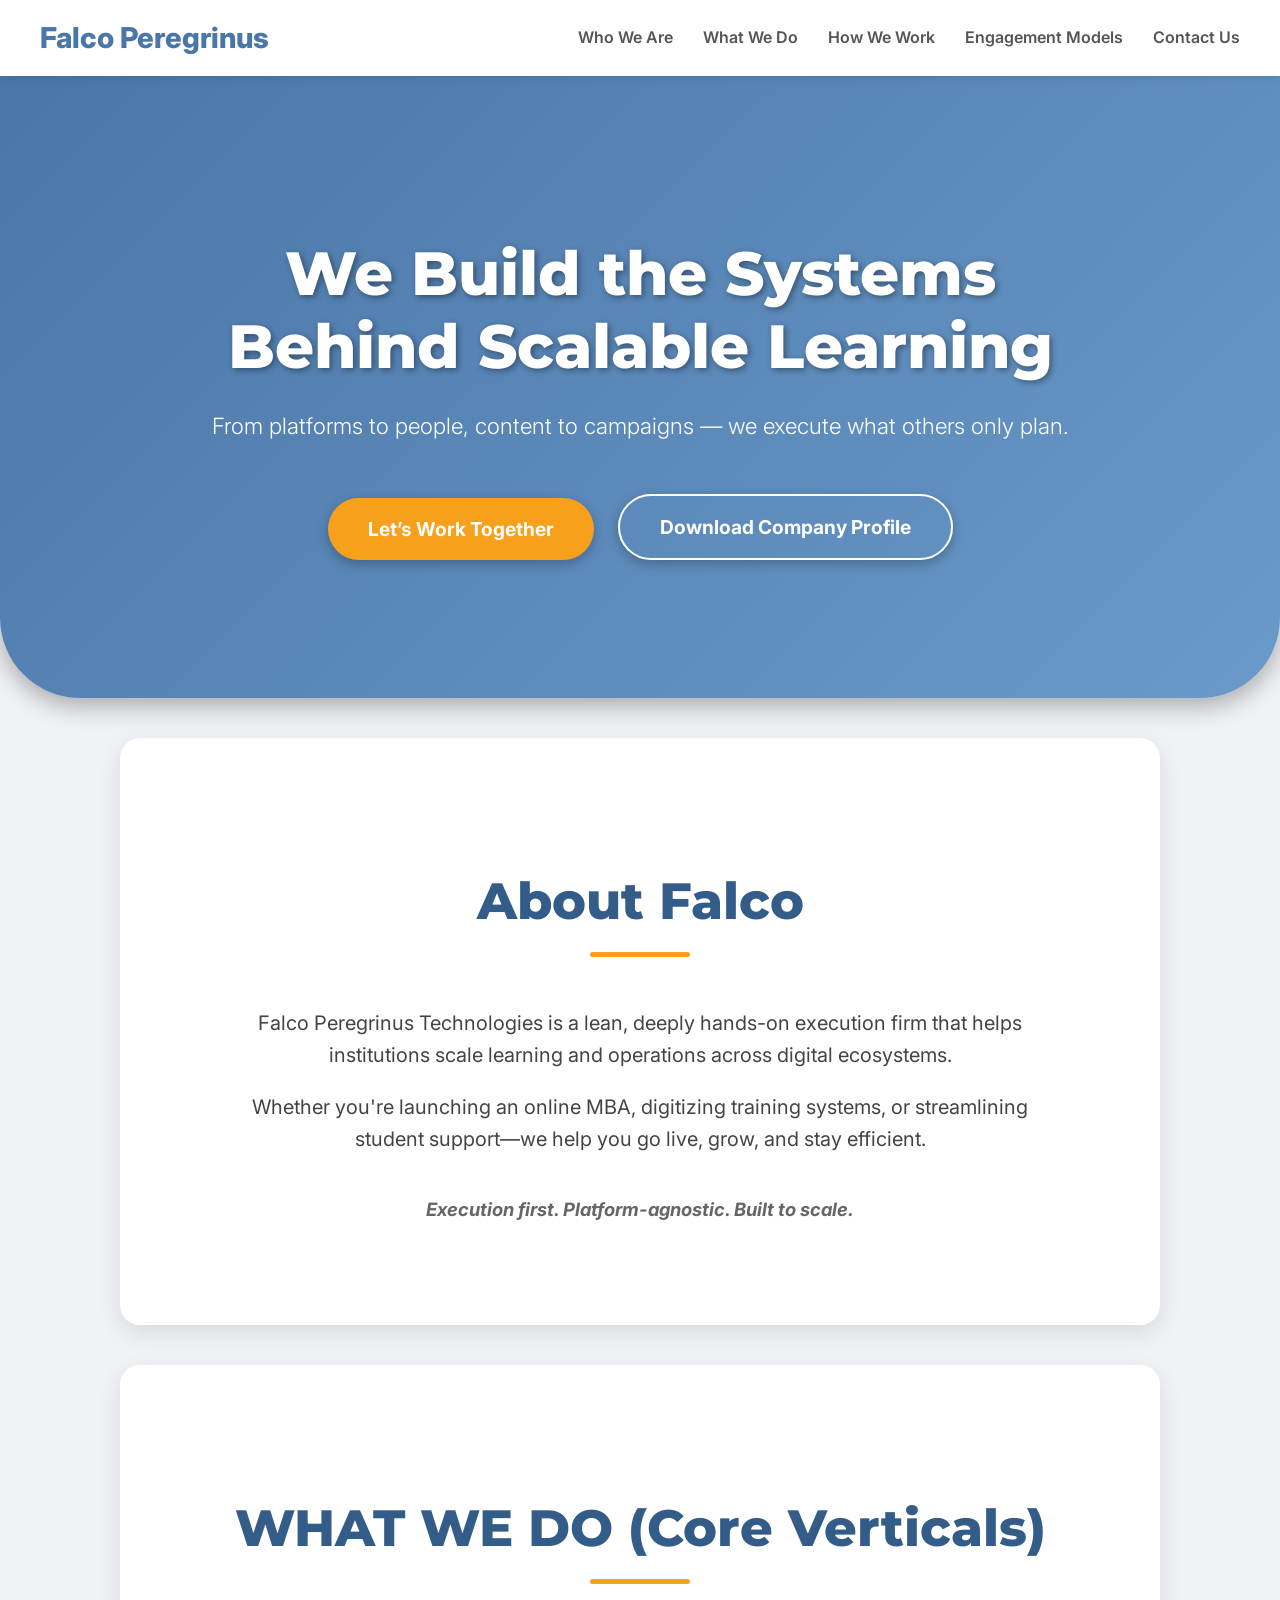
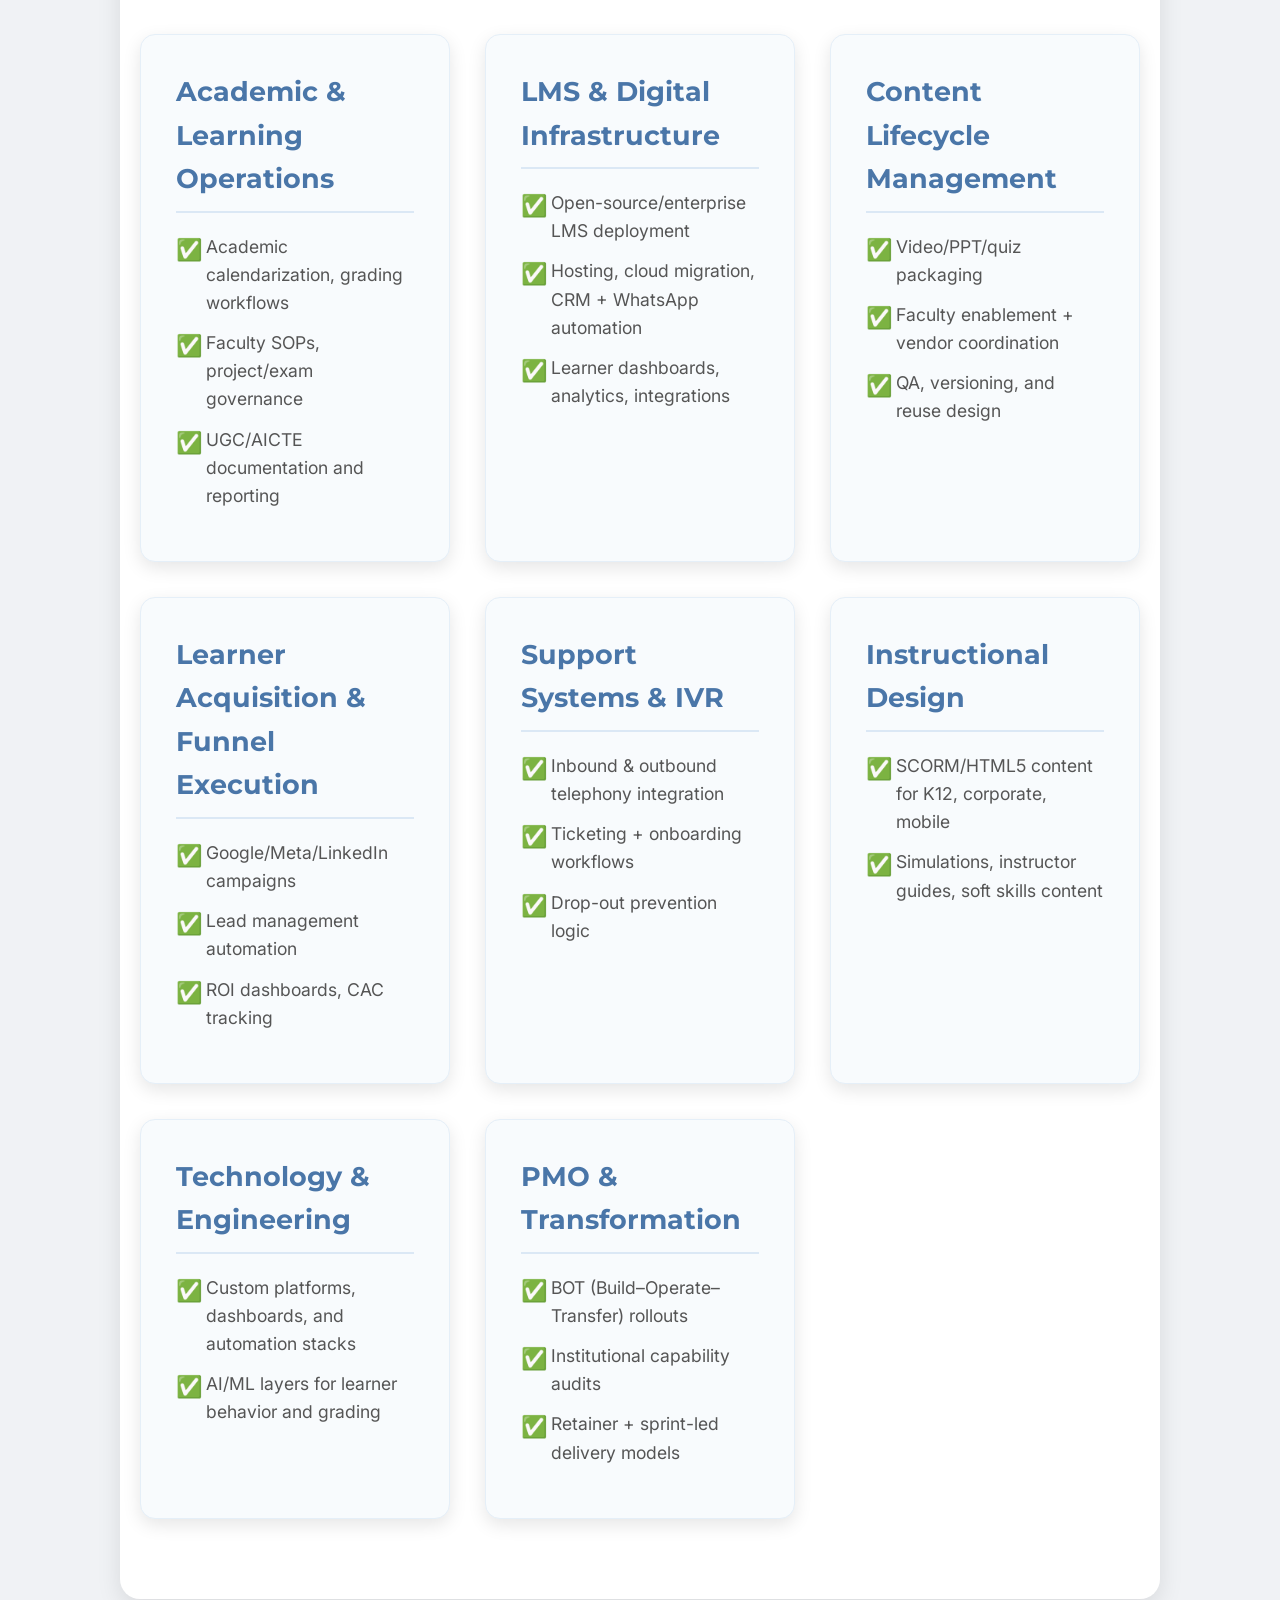
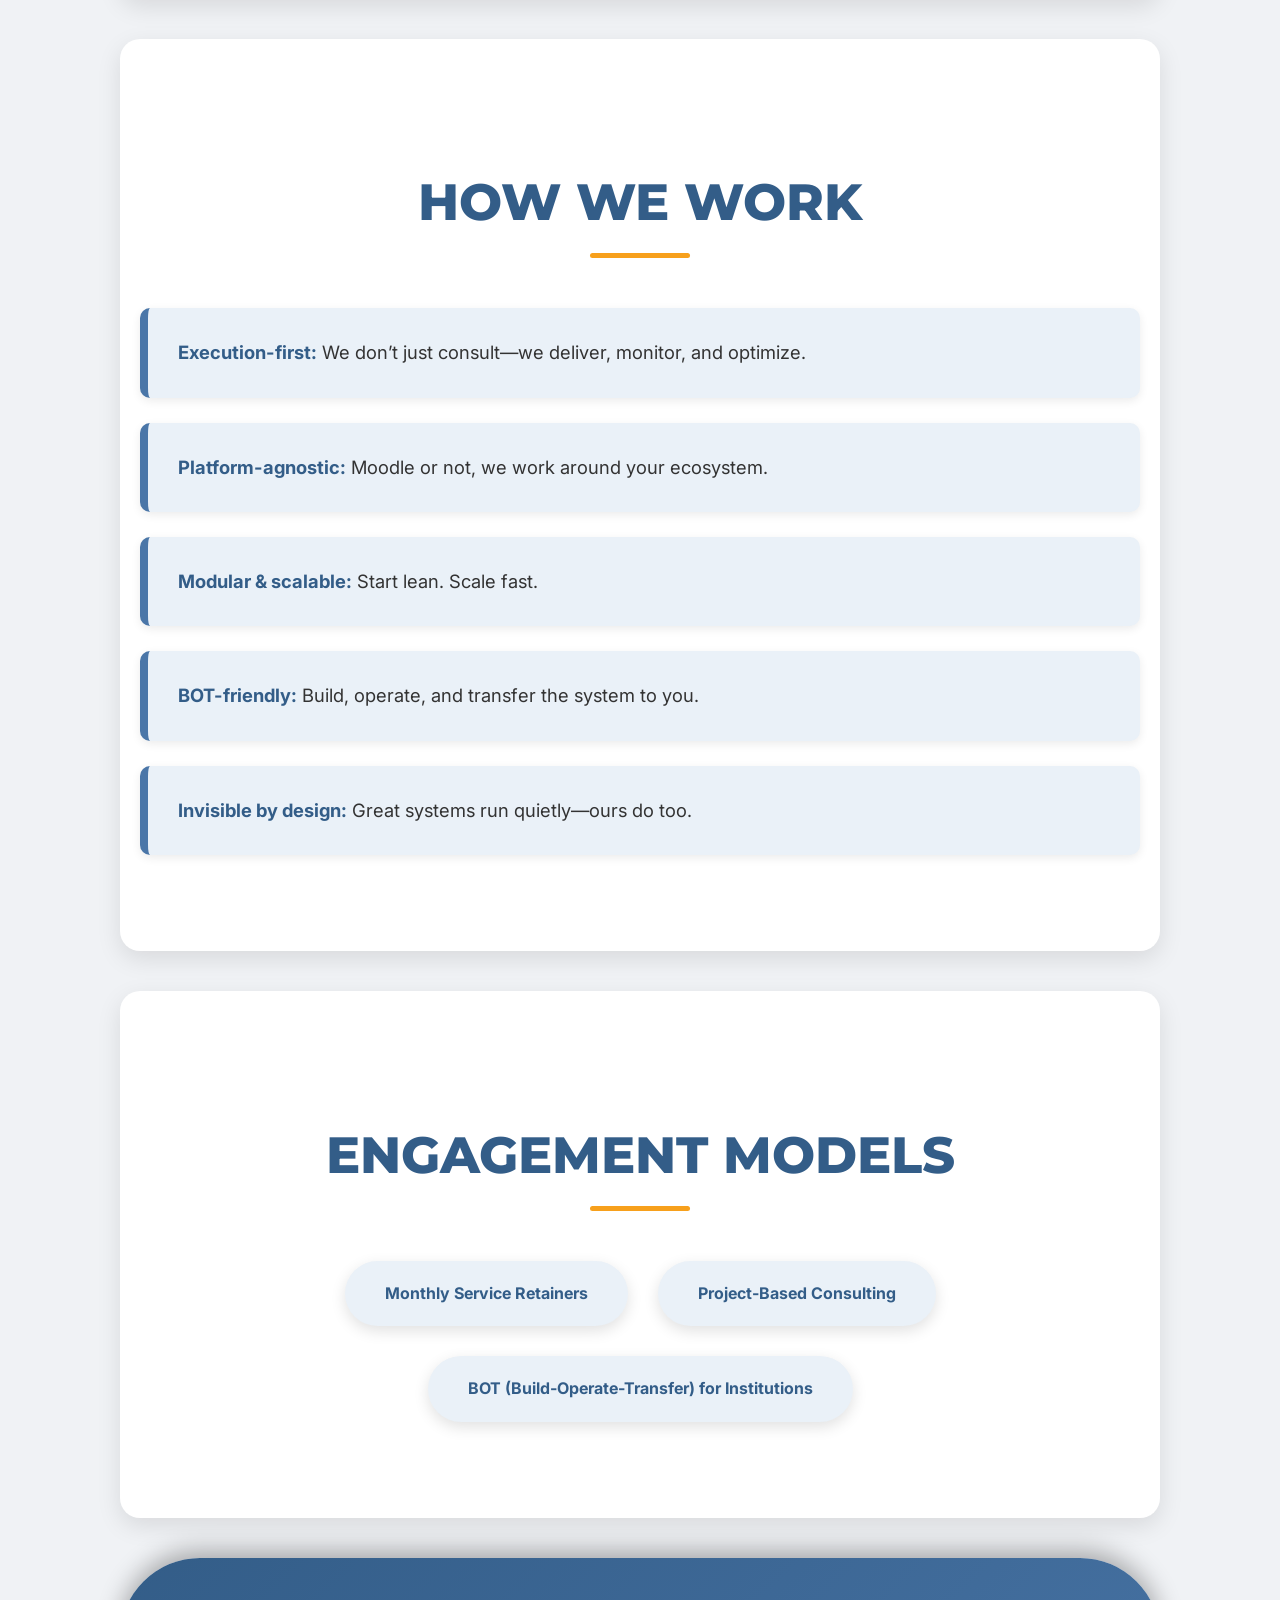
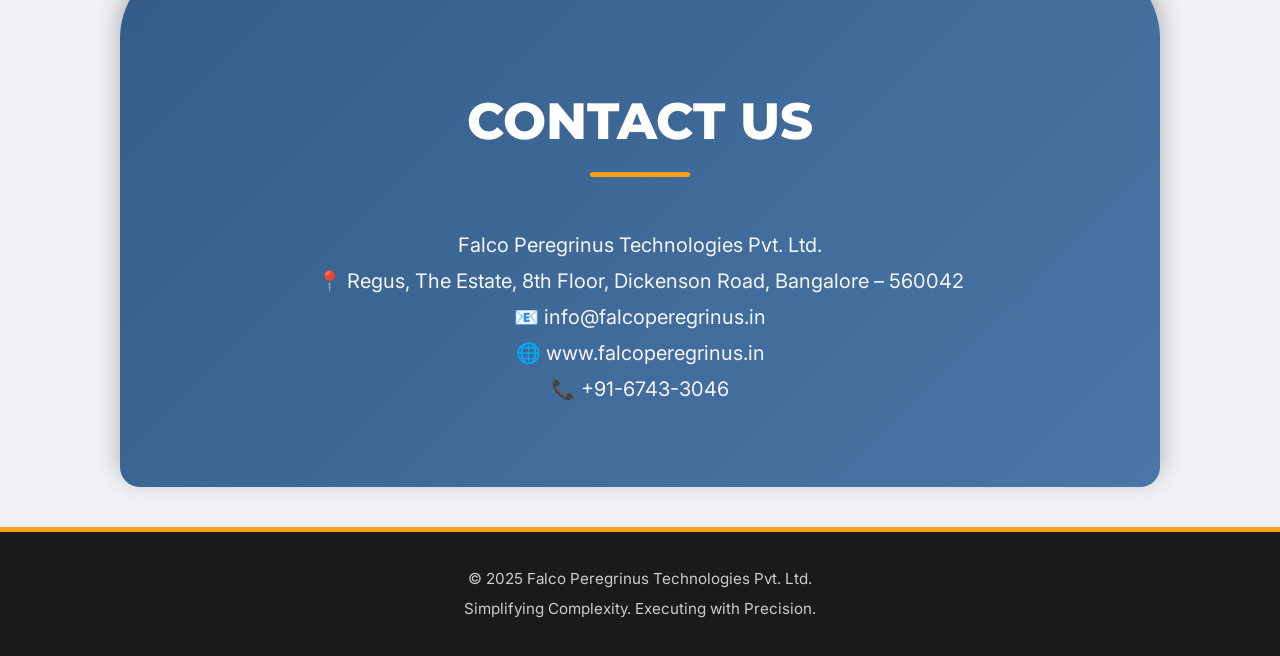
<file: index.html>
<!DOCTYPE html>
<html lang="en">
<head>
    <meta charset="UTF-8">
    <meta name="viewport" content="width=device-width, initial-scale=1.0">
    <title>Falco Peregrinus Technologies</title>
    <link rel="stylesheet" href="style.css">
    <!-- Google Fonts: Inter for body, Montserrat for headings -->
    <link href="https://fonts.googleapis.com/css2?family=Inter:wght@300;400;500;600;700&family=Montserrat:wght@600;700;800&display=swap" rel="stylesheet">
    <!-- Font Awesome for icons (e.g., menu icon) -->
    <link rel="stylesheet" href="https://cdnjs.cloudflare.com/ajax/libs/font-awesome/6.0.0-beta3/css/all.min.css">
</head>
<body>
    <!-- Preloader -->
    <div id="preloader">
        <div class="spinner"></div>
    </div>

    <nav class="navbar">
        <div class="container">
            <a href="#" class="logo">Falco Peregrinus</a>
            <button class="menu-toggle" aria-label="Toggle navigation">
                <i class="fas fa-bars"></i>
            </button>
            <ul class="nav-links">
                <li><a href="#about">Who We Are</a></li>
                <li><a href="#what-we-do">What We Do</a></li>
                <li><a href="#how-we-work">How We Work</a></li>
                <li><a href="#engagement-models">Engagement Models</a></li>
                <li><a href="#contact">Contact Us</a></li>
            </ul>
        </div>
    </nav>

    <header class="hero-section">
        <div class="hero-content">
            <h1 class="animate-fade-up">We Build the Systems Behind Scalable Learning</h1>
            <p class="animate-fade-up animate-delay-1">From platforms to people, content to campaigns — we execute what others only plan.</p>
            <div class="cta-buttons animate-fade-up animate-delay-2">
                <a href="#contact" class="button primary">Let’s Work Together</a>
                <a href="#" class="button secondary">Download Company Profile</a>
            </div>
        </div>
        <!-- Image for the hero section banner: abstract tech grid or falcon silhouette -->
        <!-- <img src="path/to/your/hero-image.jpg" alt="Abstract Tech Grid or Falcon Silhouette" class="hero-banner-image"> -->
    </header>

    <section id="about" class="about-section fade-in">
        <h2>About Falco</h2>
        <p>Falco Peregrinus Technologies is a lean, deeply hands-on execution firm that helps institutions scale learning and operations across digital ecosystems.</p>
        <p>Whether you're launching an online MBA, digitizing training systems, or streamlining student support—we help you go live, grow, and stay efficient.</p>
        <p class="tagline">Execution first. Platform-agnostic. Built to scale.</p>
    </section>

    <section id="what-we-do" class="what-we-do-section fade-in">
        <h2>WHAT WE DO (Core Verticals)</h2>
        <div class="verticals-grid">
            <div class="vertical-item">
                <h3>Academic & Learning Operations</h3>
                <ul>
                    <li>Academic calendarization, grading workflows</li>
                    <li>Faculty SOPs, project/exam governance</li>
                    <li>UGC/AICTE documentation and reporting</li>
                </ul>
            </div>
            <div class="vertical-item">
                <h3>LMS & Digital Infrastructure</h3>
                <ul>
                    <li>Open-source/enterprise LMS deployment</li>
                    <li>Hosting, cloud migration, CRM + WhatsApp automation</li>
                    <li>Learner dashboards, analytics, integrations</li>
                </ul>
            </div>
            <div class="vertical-item">
                <h3>Content Lifecycle Management</h3>
                <ul>
                    <li>Video/PPT/quiz packaging</li>
                    <li>Faculty enablement + vendor coordination</li>
                    <li>QA, versioning, and reuse design</li>
                </ul>
            </div>
            <div class="vertical-item">
                <h3>Learner Acquisition & Funnel Execution</h3>
                <ul>
                    <li>Google/Meta/LinkedIn campaigns</li>
                    <li>Lead management automation</li>
                    <li>ROI dashboards, CAC tracking</li>
                </ul>
            </div>
            <div class="vertical-item">
                <h3>Support Systems & IVR</h3>
                <ul>
                    <li>Inbound & outbound telephony integration</li>
                    <li>Ticketing + onboarding workflows</li>
                    <li>Drop-out prevention logic</li>
                </ul>
            </div>
            <div class="vertical-item">
                <h3>Instructional Design</h3>
                <ul>
                    <li>SCORM/HTML5 content for K12, corporate, mobile</li>
                    <li>Simulations, instructor guides, soft skills content</li>
                </ul>
            </div>
            <div class="vertical-item">
                <h3>Technology & Engineering</h3>
                <ul>
                    <li>Custom platforms, dashboards, and automation stacks</li>
                    <li>AI/ML layers for learner behavior and grading</li>
                </ul>
            </div>
            <div class="vertical-item">
                <h3>PMO & Transformation</h3>
                <ul>
                    <li>BOT (Build–Operate–Transfer) rollouts</li>
                    <li>Institutional capability audits</li>
                    <li>Retainer + sprint-led delivery models</li>
                </ul>
            </div>
        </div>
    </section>

    <section id="how-we-work" class="how-we-work-section fade-in">
        <h2>HOW WE WORK</h2>
        <ul>
            <li><strong>Execution-first:</strong> We don’t just consult—we deliver, monitor, and optimize.</li>
            <li><strong>Platform-agnostic:</strong> Moodle or not, we work around your ecosystem.</li>
            <li><strong>Modular & scalable:</strong> Start lean. Scale fast.</li>
            <li><strong>BOT-friendly:</strong> Build, operate, and transfer the system to you.</li>
            <li><strong>Invisible by design:</strong> Great systems run quietly—ours do too.</li>
        </ul>
    </section>

    <section id="engagement-models" class="engagement-models-section fade-in">
        <h2>ENGAGEMENT MODELS</h2>
        <ul>
            <li>Monthly Service Retainers</li>
            <li>Project-Based Consulting</li>
            <li>BOT (Build-Operate-Transfer) for Institutions</li>
        </ul>
    </section>

    <section id="contact" class="contact-section fade-in">
        <h2>CONTACT US</h2>
        <address>
            Falco Peregrinus Technologies Pvt. Ltd.<br>
            📍 Regus, The Estate, 8th Floor, Dickenson Road, Bangalore – 560042<br>
            📧 <a href="mailto:info@falcoperegrinus.in">info@falcoperegrinus.in</a><br>
            🌐 <a href="http://www.falcoperegrinus.in" target="_blank">www.falcoperegrinus.in</a><br>
            📞 +91-6743-3046
        </address>
    </section>

    <footer>
        <p>&copy; 2025 Falco Peregrinus Technologies Pvt. Ltd.</p>
        <p>Simplifying Complexity. Executing with Precision.</p>
    </footer>

    <button id="backToTopBtn" title="Go to top">↑</button>

    <script src="script.js"></script>
</body>
</html>
</file>
<file: style.css>
/* Google Fonts Import */
@import url('https://fonts.googleapis.com/css2?family=Inter:wght@300;400;500;600;700&family=Montserrat:wght@600;700;800&display=swap');

/* Preloader Styles */
#preloader {
    position: fixed;
    top: 0;
    left: 0;
    width: 100%;
    height: 100%;
    background-color: #f0f2f5;
    display: flex;
    justify-content: center;
    align-items: center;
    z-index: 9999;
    transition: opacity 0.5s ease-out;
}

.spinner {
    border: 8px solid rgba(0, 0, 0, 0.1);
    border-left-color: #4a76a8;
    border-radius: 50%;
    width: 60px;
    height: 60px;
    animation: spin 1.2s linear infinite;
}

@keyframes spin {
    0% { transform: rotate(0deg); }
    100% { transform: rotate(360deg); }
}


/* General Body Styles */
body {
    font-family: 'Inter', sans-serif; /* Inter for body text */
    margin: 0;
    padding: 0;
    box-sizing: border-box;
    color: #333;
    line-height: 1.6;
    background-color: #f0f2f5; /* Light background for the whole page */
    overflow-x: hidden; /* Prevent horizontal scroll */
}

/* Headings Font */
h1, h2, h3, h4, h5, h6 {
    font-family: 'Montserrat', sans-serif; /* Montserrat for headings */
    font-weight: 700;
}

/* Container for consistent width */
.container {
    max-width: 1200px;
    margin: 0 auto;
    padding: 0 20px;
}

/* Navbar */
.navbar {
    background-color: #fff;
    padding: 15px 0;
    box-shadow: 0 2px 8px rgba(0,0,0,0.1); /* Softer shadow */
    position: sticky;
    top: 0;
    z-index: 1000;
}

.navbar .container {
    display: flex;
    justify-content: space-between;
    align-items: center;
}

.navbar .logo {
    font-size: 1.8em;
    font-weight: 800; /* Bolder logo */
    color: #4a76a8;
    text-decoration: none;
    transition: color 0.3s ease;
}

.navbar .logo:hover {
    color: #f7a01c; /* Accent color on hover */
}

.navbar .nav-links {
    list-style: none;
    margin: 0;
    padding: 0;
    display: flex;
}

.navbar .nav-links li {
    margin-left: 30px;
}

.navbar .nav-links a {
    color: #555;
    text-decoration: none;
    font-weight: 600;
    transition: color 0.3s ease, transform 0.3s ease;
    position: relative;
    padding-bottom: 5px;
}

.navbar .nav-links a::after {
    content: '';
    position: absolute;
    width: 0;
    height: 3px; /* Thicker underline */
    bottom: 0;
    left: 0;
    background-color: #4a76a8;
    transition: width 0.3s ease;
}

.navbar .nav-links a:hover {
    color: #4a76a8;
    transform: translateY(-2px);
}

.navbar .nav-links a:hover::after {
    width: 100%;
}

.navbar .menu-toggle {
    display: none; /* Hidden on desktop */
    background: none;
    border: none;
    font-size: 1.5em;
    color: #4a76a8;
    cursor: pointer;
}

/* Hero Section */
.hero-section {
    background: linear-gradient(135deg, #4a76a8 0%, #6a9ac9 100%); /* Diagonal gradient */
    color: white;
    text-align: center;
    padding: 120px 20px;
    position: relative;
    overflow: hidden;
    border-bottom-left-radius: 80px; /* More rounded corners */
    border-bottom-right-radius: 80px;
    box-shadow: 0 8px 25px rgba(0,0,0,0.3); /* Deeper shadow */
}

.hero-content {
    max-width: 900px;
    margin: 0 auto;
    position: relative;
    z-index: 1;
}

.hero-section h1 {
    font-size: 3.8em; /* Larger font size */
    margin-bottom: 25px;
    line-height: 1.2;
    text-shadow: 2px 2px 6px rgba(0,0,0,0.4); /* Stronger text shadow */
    font-weight: 800;
}

.hero-section p {
    font-size: 1.4em; /* Larger font size */
    margin-bottom: 40px;
    opacity: 0.95;
    font-weight: 300; /* Lighter font weight */
}

.cta-buttons .button {
    display: inline-block;
    padding: 16px 40px; /* Larger buttons */
    margin: 10px;
    border-radius: 35px; /* More rounded */
    text-decoration: none;
    font-weight: bold;
    font-size: 1.2em;
    transition: all 0.3s ease;
    box-shadow: 0 4px 12px rgba(0,0,0,0.25);
    position: relative;
    overflow: hidden; /* For ripple effect */
}

.cta-buttons .button::before {
    content: '';
    position: absolute;
    top: 50%;
    left: 50%;
    width: 0;
    height: 0;
    background: rgba(255, 255, 255, 0.3);
    border-radius: 50%;
    transform: translate(-50%, -50%);
    transition: width 0.4s ease-out, height 0.4s ease-out;
    z-index: 0;
}

.cta-buttons .button:hover::before {
    width: 200%;
    height: 200%;
}

.cta-buttons .button.primary {
    background-color: #f7a01c;
    color: white;
    border: none;
}

.cta-buttons .button.primary:hover {
    background-color: #e09015;
    transform: translateY(-5px);
    box-shadow: 0 8px 20px rgba(0,0,0,0.35);
}

.cta-buttons .button.secondary {
    background-color: transparent;
    color: white;
    border: 2px solid white;
}

.cta-buttons .button.secondary:hover {
    background-color: rgba(255, 255, 255, 0.2);
    transform: translateY(-5px);
    box-shadow: 0 8px 20px rgba(0,0,0,0.35);
}

/* Image for the hero section if added via HTML */
.hero-banner-image {
    position: absolute;
    top: 0;
    left: 0;
    width: 100%;
    height: 100%;
    object-fit: cover;
    z-index: 0;
    opacity: 0.3;
}


/* Section Styling */
section {
    padding: 80px 20px;
    max-width: 1000px;
    margin: 40px auto;
    background-color: #fff;
    border-radius: 20px; /* More rounded corners for sections */
    box-shadow: 0 8px 25px rgba(0,0,0,0.1); /* Deeper shadow */
    opacity: 0; /* Initial state for fade-in animation */
    transform: translateY(30px); /* Initial state for fade-in animation */
    transition: opacity 0.8s ease-out, transform 0.8s ease-out; /* Slower transition */
}

section.fade-in.active {
    opacity: 1;
    transform: translateY(0);
}

section h2 {
    text-align: center;
    font-size: 3.2em; /* Larger heading */
    margin-bottom: 50px;
    color: #335d88;
    position: relative;
    padding-bottom: 15px;
    font-weight: 800;
}

section h2::after {
    content: '';
    position: absolute;
    width: 100px; /* Wider underline */
    height: 5px; /* Thicker underline */
    background-color: #f7a01c;
    left: 50%;
    transform: translateX(-50%);
    bottom: 0;
    border-radius: 3px;
}

/* About Section */
.about-section {
    text-align: center;
}

.about-section p {
    font-size: 1.25em; /* Larger text */
    margin-bottom: 20px;
    max-width: 800px;
    margin-left: auto;
    margin-right: auto;
    color: #444;
}

.about-section .tagline {
    font-weight: 700; /* Bolder tagline */
    font-style: italic;
    color: #666;
    margin-top: 40px;
    font-size: 1.15em;
}

/* What We Do Section */
.verticals-grid {
    display: grid;
    grid-template-columns: repeat(auto-fit, minmax(280px, 1fr));
    gap: 35px; /* Increased gap */
}

.vertical-item {
    background-color: #f8fbfd; /* Lighter background */
    padding: 35px; /* Increased padding */
    border-radius: 15px; /* More rounded */
    box-shadow: 0 6px 18px rgba(0,0,0,0.1); /* Deeper shadow */
    transition: transform 0.4s ease, box-shadow 0.4s ease;
    border: 1px solid #e5eff8; /* Subtle border */
}

.vertical-item:hover {
    transform: translateY(-10px); /* More pronounced lift */
    box-shadow: 0 12px 30px rgba(0,0,0,0.2);
}

.vertical-item h3 {
    color: #4a76a8;
    margin-top: 0;
    margin-bottom: 20px;
    font-size: 1.7em; /* Larger heading */
    border-bottom: 2px solid #dbe8f5; /* Thicker border */
    padding-bottom: 10px;
}

.vertical-item ul {
    list-style: none;
    padding: 0;
}

.vertical-item ul li {
    margin-bottom: 12px; /* More spacing */
    padding-left: 30px; /* More space for checkmark */
    position: relative;
    font-size: 1.1em;
    color: #555;
}

.vertical-item ul li::before {
    content: '✅';
    position: absolute;
    left: 0;
    color: #28a745;
    font-size: 1.2em; /* Larger checkmark */
}

/* How We Work Section */
.how-we-work-section ul {
    list-style: none;
    padding: 0;
    display: flex;
    flex-direction: column;
    gap: 25px; /* Increased gap */
}

.how-we-work-section ul li {
    background-color: #eaf1f8;
    padding: 30px; /* Increased padding */
    border-left: 8px solid #4a76a8; /* Thicker border */
    border-radius: 10px;
    font-size: 1.15em;
    box-shadow: 0 3px 10px rgba(0,0,0,0.08);
    transition: background-color 0.3s ease, transform 0.3s ease;
}

.how-we-work-section ul li:hover {
    background-color: #dce7f3;
    transform: translateX(5px); /* Slight shift on hover */
}

.how-we-work-section ul li strong {
    color: #335d88;
}

/* Engagement Models Section */
.engagement-models-section {
    text-align: center;
}

.engagement-models-section ul {
    list-style: none;
    padding: 0;
    display: flex;
    justify-content: center;
    flex-wrap: wrap;
    gap: 30px; /* Increased gap */
}

.engagement-models-section ul li {
    background-color: #eaf1f8;
    padding: 20px 40px; /* Increased padding */
    border-radius: 35px;
    font-weight: bold;
    color: #335d88;
    box-shadow: 0 5px 15px rgba(0,0,0,0.12); /* Deeper shadow */
    transition: background-color 0.3s ease, transform 0.3s ease;
}

.engagement-models-section ul li:hover {
    background-color: #dce7f3;
    transform: translateY(-7px); /* More pronounced lift */
}

/* Contact Us Section */
.contact-section {
    background: linear-gradient(135deg, #335d88 0%, #4a76a8 100%); /* Diagonal darker gradient */
    color: white;
    text-align: center;
    padding-bottom: 80px;
    border-top-left-radius: 80px; /* More rounded corners */
    border-top-right-radius: 80px;
    box-shadow: 0 -8px 25px rgba(0,0,0,0.3);
}

.contact-section h2 {
    color: white;
}

.contact-section address {
    font-style: normal;
    font-size: 1.25em; /* Larger text */
    line-height: 1.8;
    opacity: 0.95;
}

.contact-section address a {
    color: white;
    text-decoration: none;
    transition: text-decoration 0.3s ease, color 0.3s ease;
}

.contact-section address a:hover {
    text-decoration: underline;
    color: #f7a01c;
}

/* Footer */
footer {
    background-color: #1a1a1a; /* Even darker footer */
    color: #ccc;
    text-align: center;
    padding: 30px; /* Increased padding */
    font-size: 0.95em;
    border-top: 5px solid #f7a01c; /* Accent border on top */
}

footer p {
    margin: 5px 0;
}

/* Back to Top Button functionality */
#backToTopBtn {
    display: none;
    position: fixed;
    bottom: 30px;
    right: 30px;
    z-index: 99;
    border: none;
    outline: none;
    background-color: #f7a01c;
    color: white;
    cursor: pointer;
    padding: 18px 22px; /* Larger button */
    border-radius: 50%;
    font-size: 1.6em; /* Larger icon */
    box-shadow: 0 5px 15px rgba(0,0,0,0.3);
    transition: background-color 0.3s ease, transform 0.3s ease, box-shadow 0.3s ease;
}

#backToTopBtn:hover {
    background-color: #e09015;
    transform: translateY(-5px);
    box-shadow: 0 8px 20px rgba(0,0,0,0.4);
}

/* Keyframe Animations for Hero Section */
@keyframes fadeUp {
    from {
        opacity: 0;
        transform: translateY(20px);
    }
    to {
        opacity: 1;
        transform: translateY(0);
    }
}

.animate-fade-up {
    animation: fadeUp 0.8s ease-out forwards;
    opacity: 0; /* Ensure hidden before animation */
}

.animate-delay-1 {
    animation-delay: 0.2s;
}

.animate-delay-2 {
    animation-delay: 0.4s;
}


/* Responsive Design */
@media (max-width: 992px) {
    .navbar .nav-links {
        margin-left: 10px;
    }
    .navbar .nav-links li {
        margin-left: 20px;
    }
    .hero-section h1 {
        font-size: 3em;
    }
    .hero-section p {
        font-size: 1.2em;
    }
    section h2 {
        font-size: 2.5em;
    }
}

@media (max-width: 768px) {
    .navbar .nav-links {
        display: none;
        flex-direction: column;
        width: 100%;
        background-color: #fff;
        position: absolute;
        top: 60px;
        left: 0;
        box-shadow: 0 5px 10px rgba(0,0,0,0.1);
        padding: 10px 0;
    }

    .navbar .nav-links.active {
        display: flex;
    }

    .navbar .nav-links li {
        margin: 0;
        text-align: center;
        padding: 10px 0;
    }

    .navbar .nav-links a {
        display: block;
        padding: 10px 0;
    }

    .navbar .menu-toggle {
        display: block;
    }

    .hero-section {
        padding: 80px 20px;
        border-bottom-left-radius: 40px;
        border-bottom-right-radius: 40px;
    }

    .hero-section h1 {
        font-size: 2.8em;
    }

    .hero-section p {
        font-size: 1.1em;
    }

    .cta-buttons .button {
        display: block;
        margin: 15px auto;
        max-width: 280px;
        padding: 14px 30px;
        font-size: 1.1em;
    }

    section {
        padding: 60px 15px;
        margin: 30px auto;
        border-radius: 15px;
    }

    section h2 {
        font-size: 2.2em;
        margin-bottom: 40px;
    }

    .verticals-grid {
        grid-template-columns: 1fr;
    }

    .vertical-item {
        padding: 30px;
    }

    .how-we-work-section ul li,
    .engagement-models-section ul li {
        font-size: 1.05em;
        padding: 20px 30px;
    }

    .contact-section {
        padding-bottom: 60px;
        border-top-left-radius: 40px;
        border-top-right-radius: 40px;
    }

    .contact-section address {
        font-size: 1.15em;
    }

    #backToTopBtn {
        padding: 15px 18px;
        font-size: 1.4em;
        bottom: 20px;
        right: 20px;
    }
}

@media (max-width: 480px) {
    .hero-section h1 {
        font-size: 2.2em;
    }
    .hero-section p {
        font-size: 0.95em;
    }
    section h2 {
        font-size: 1.9em;
    }
    .vertical-item h3 {
        font-size: 1.5em;
    }
    .vertical-item ul li {
        font-size: 0.95em;
    }
    .cta-buttons .button {
        font-size: 1em;
        padding: 12px 25px;
    }
    .navbar .logo {
        font-size: 1.5em;
    }
}
</file>
